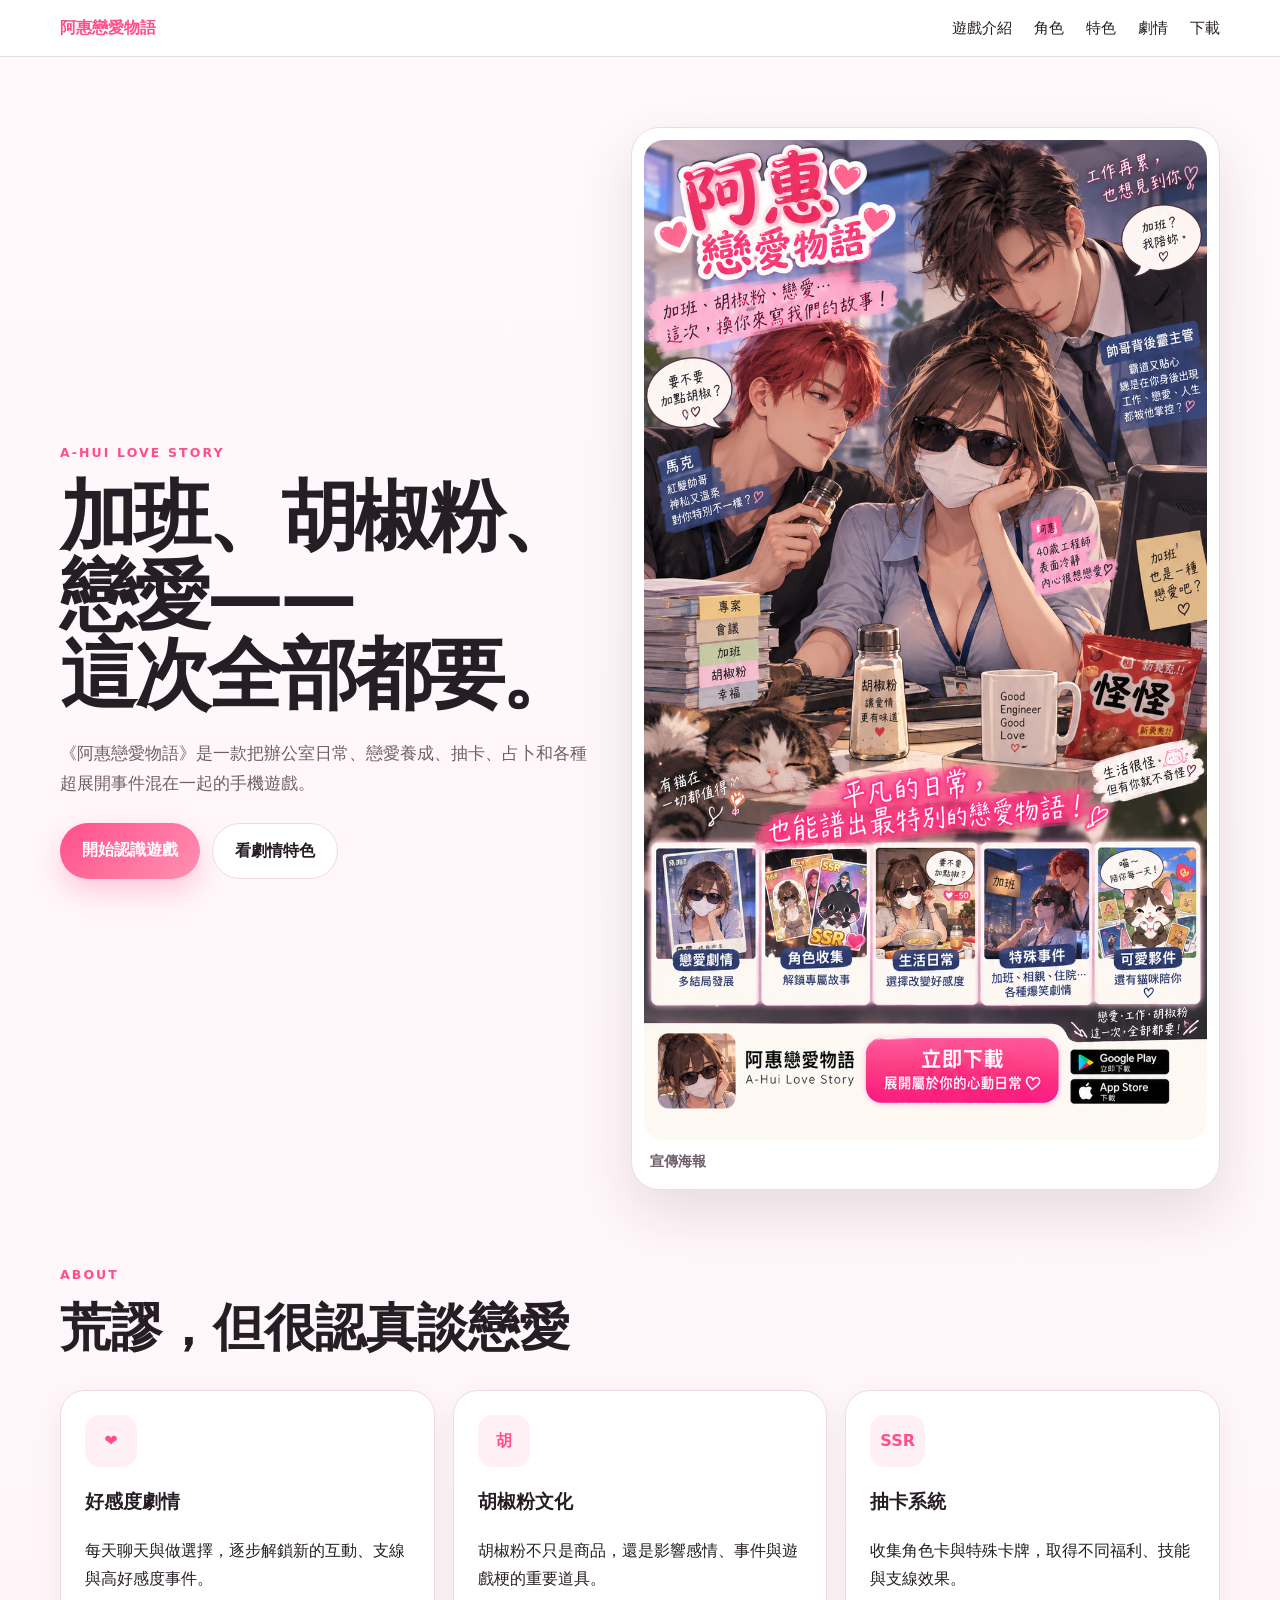
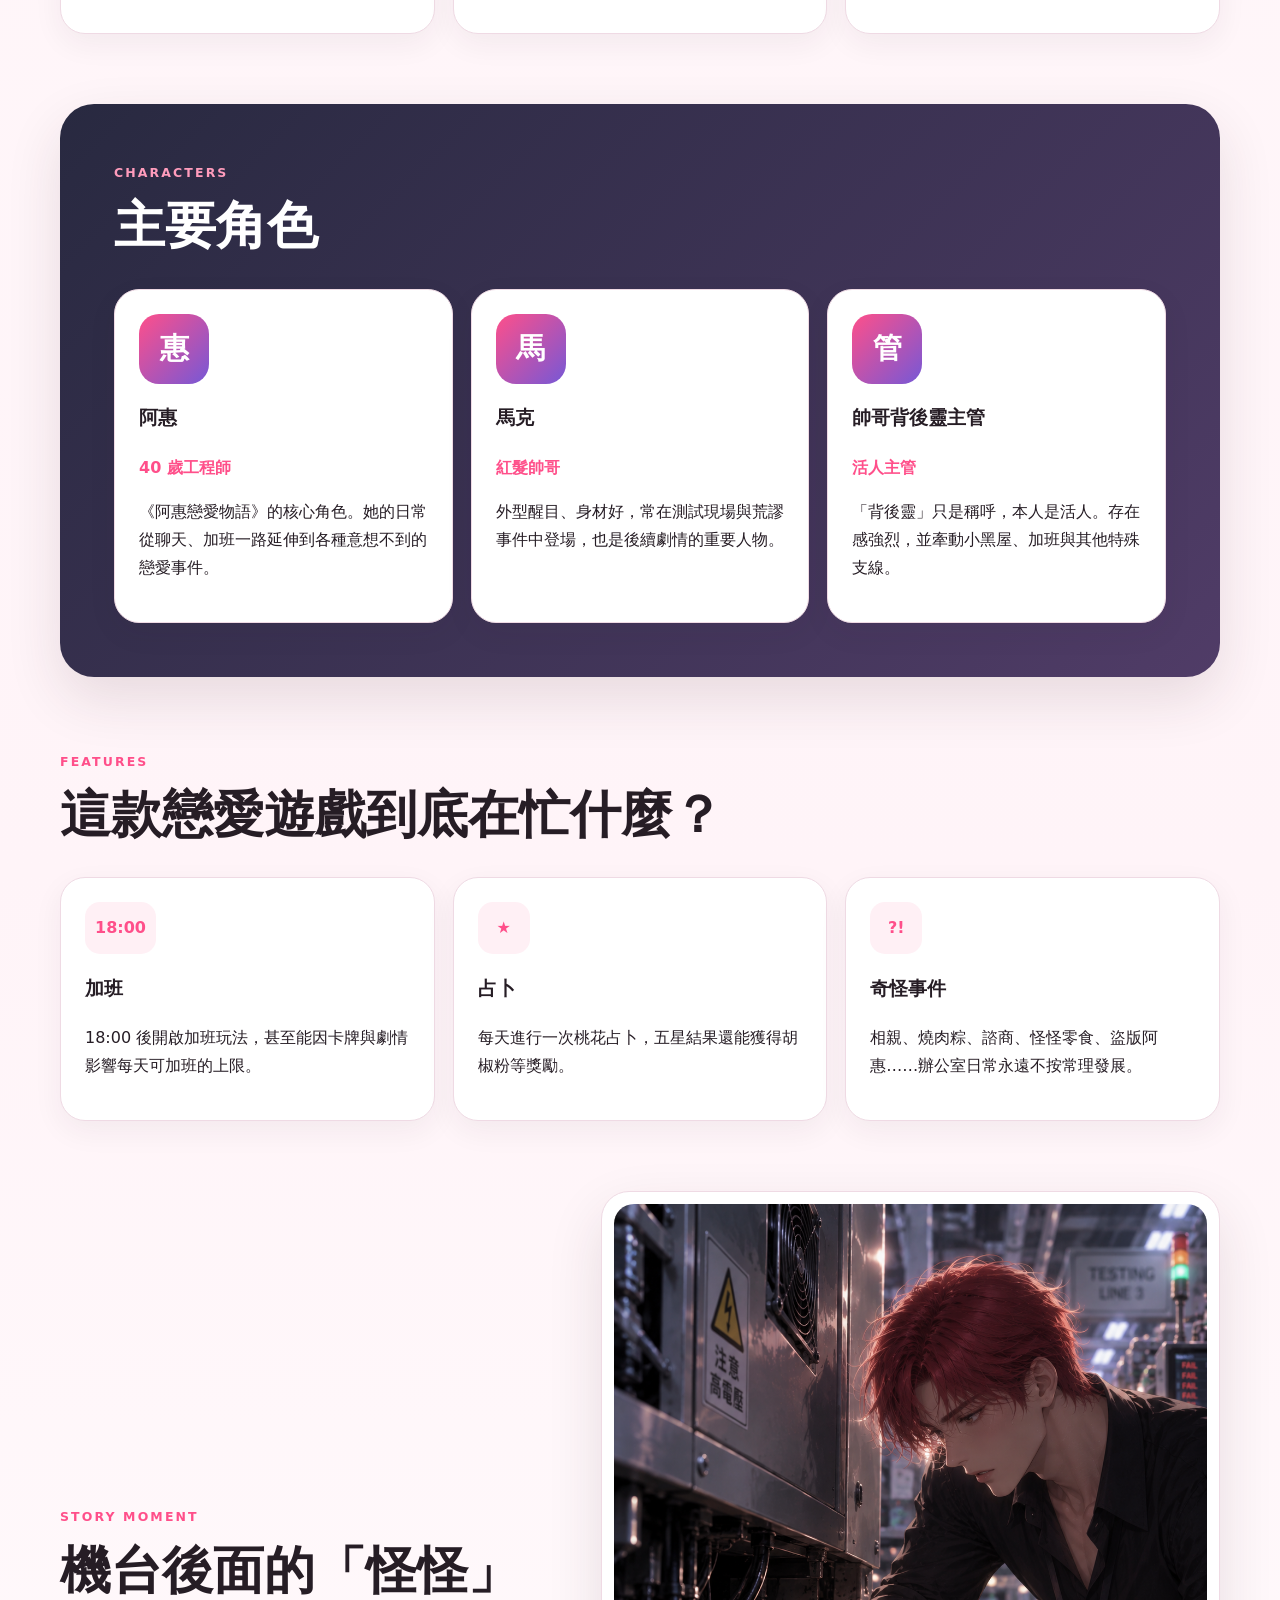
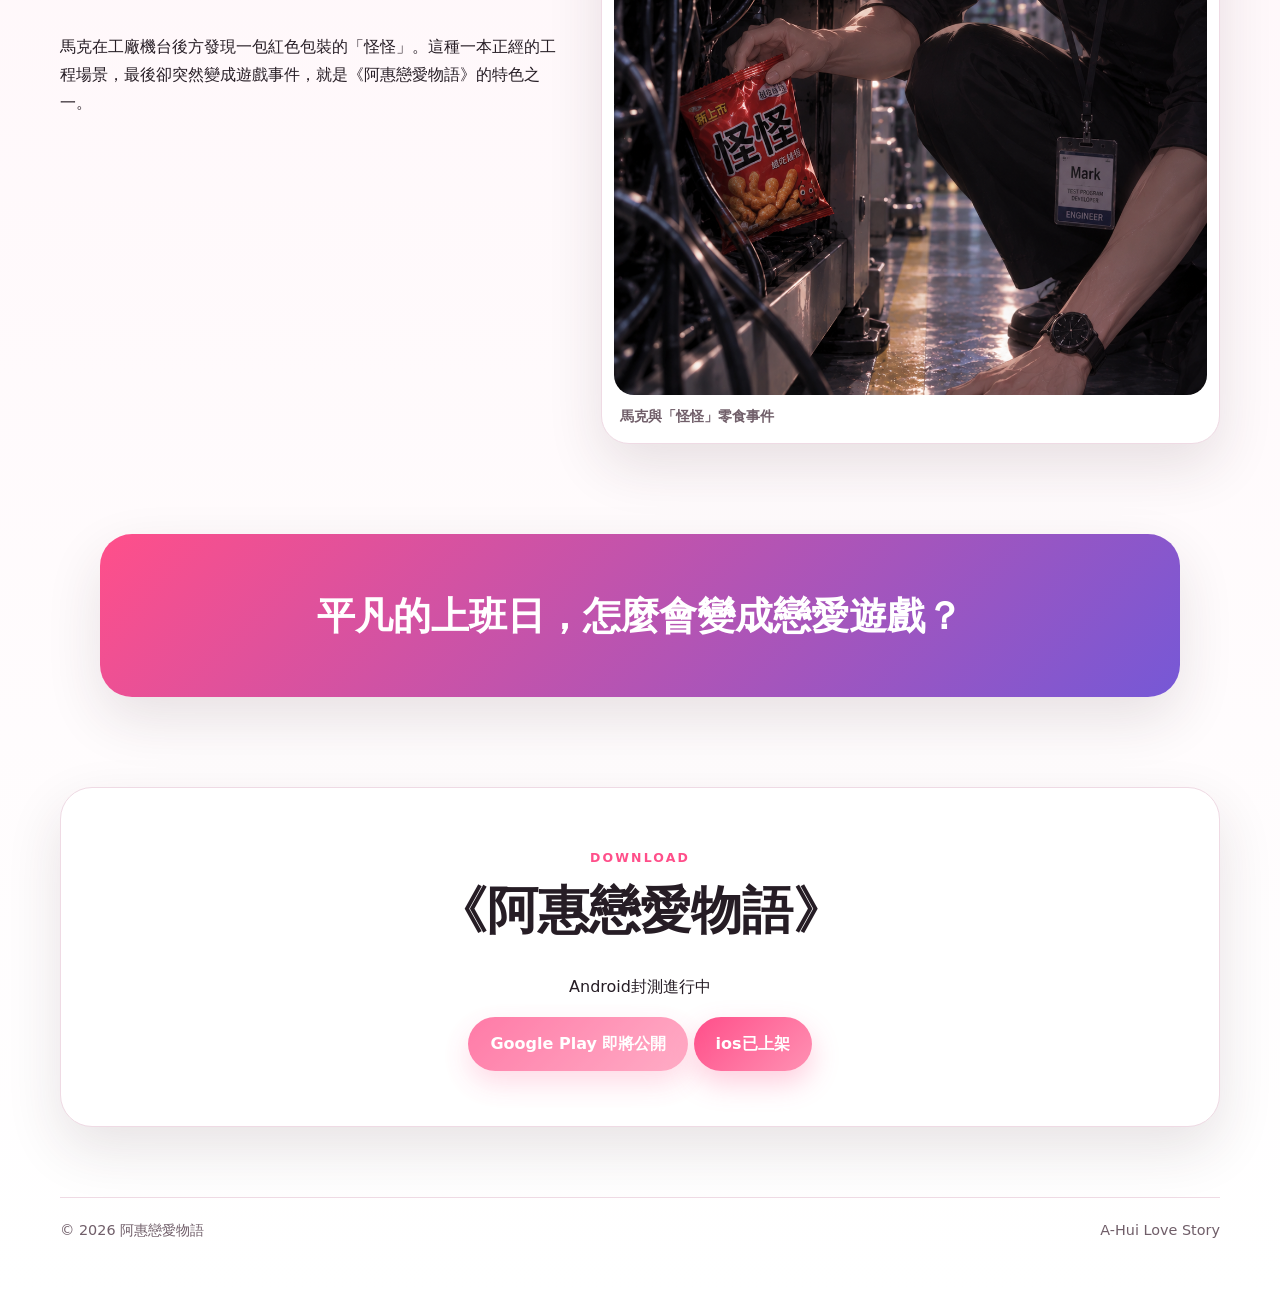
<file: index.html>
<!doctype html>
<html lang="zh-Hant">
<head>
  <meta charset="utf-8">
  <meta name="viewport" content="width=device-width, initial-scale=1">
  <title>阿惠戀愛物語｜官方宣傳網站</title>
  <meta name="description" content="《阿惠戀愛物語》官方宣傳網站。加班、胡椒粉、戀愛、抽卡、占卜與荒謬辦公室事件，認識阿惠、紅髮帥哥馬克與帥哥背後靈主管。">
  <meta name="robots" content="index,follow,max-image-preview:large">
  <link rel="canonical" href="https://s1993128-cpu.github.io/ahui-love-story/">
  <meta property="og:type" content="website">
  <meta property="og:locale" content="zh_TW">
  <meta property="og:title" content="阿惠戀愛物語｜官方宣傳網站">
  <meta property="og:description" content="加班、胡椒粉、戀愛——這次全部都要。">
  <meta property="og:image" content="https://s1993128-cpu.github.io/ahui-love-story/assets/promo_poster.png">
  <link rel="stylesheet" href="styles.css">
  <script type="application/ld+json">
  {
    "@context":"https://schema.org",
    "@type":"VideoGame",
    "name":"阿惠戀愛物語",
    "alternateName":"A-Hui Love Story",
    "description":"辦公室戀愛養成手機遊戲，包含聊天、好感度、加班、胡椒粉、抽卡、占卜與特殊劇情。",
    "operatingSystem":"Android",
    "applicationCategory":"GameApplication",
    "genre":["戀愛養成","喜劇","角色扮演"],
    "inLanguage":"zh-Hant",
    "url":"https://s1993128-cpu.github.io/ahui-love-story/"
  }
  </script>
</head>
<body>
<header>
  <a class="brand" href="#top">阿惠戀愛物語</a>
  <nav>
    <a href="#about">遊戲介紹</a>
    <a href="#characters">角色</a>
    <a href="#features">特色</a>
    <a href="#story">劇情</a>
    <a href="#download">下載</a>
  </nav>
</header>

<main id="top">
<section class="hero">
  <div class="hero-copy">
    <span class="eyebrow">A-HUI LOVE STORY</span>
    <h1>加班、胡椒粉、戀愛——<br>這次全部都要。</h1>
    <p>《阿惠戀愛物語》是一款把辦公室日常、戀愛養成、抽卡、占卜和各種超展開事件混在一起的手機遊戲。</p>
    <div class="actions">
      <a href="#about" class="btn primary">開始認識遊戲</a>
      <a href="#story" class="btn secondary">看劇情特色</a>
    </div>
  </div>
  <figure class="poster">
    <img src="assets/promo_poster.png" alt="阿惠戀愛物語宣傳海報">
    <figcaption>宣傳海報</figcaption>
  </figure>
</section>

<section class="section" id="about">
  <span class="eyebrow">ABOUT</span>
  <h2>荒謬，但很認真談戀愛</h2>
  <div class="grid3">
    <article><span class="icon">❤</span><h3>好感度劇情</h3><p>每天聊天與做選擇，逐步解鎖新的互動、支線與高好感度事件。</p></article>
    <article><span class="icon">胡</span><h3>胡椒粉文化</h3><p>胡椒粉不只是商品，還是影響感情、事件與遊戲梗的重要道具。</p></article>
    <article><span class="icon">SSR</span><h3>抽卡系統</h3><p>收集角色卡與特殊卡牌，取得不同福利、技能與支線效果。</p></article>
  </div>
</section>

<section class="section dark" id="characters">
  <span class="eyebrow">CHARACTERS</span>
  <h2>主要角色</h2>
  <div class="grid3">
    <article><div class="avatar">惠</div><h3>阿惠</h3><p class="role">40 歲工程師</p><p>《阿惠戀愛物語》的核心角色。她的日常從聊天、加班一路延伸到各種意想不到的戀愛事件。</p></article>
    <article><div class="avatar">馬</div><h3>馬克</h3><p class="role">紅髮帥哥</p><p>外型醒目、身材好，常在測試現場與荒謬事件中登場，也是後續劇情的重要人物。</p></article>
    <article><div class="avatar">管</div><h3>帥哥背後靈主管</h3><p class="role">活人主管</p><p>「背後靈」只是稱呼，本人是活人。存在感強烈，並牽動小黑屋、加班與其他特殊支線。</p></article>
  </div>
</section>

<section class="section" id="features">
  <span class="eyebrow">FEATURES</span>
  <h2>這款戀愛遊戲到底在忙什麼？</h2>
  <div class="grid3">
    <article><span class="icon">18:00</span><h3>加班</h3><p>18:00 後開啟加班玩法，甚至能因卡牌與劇情影響每天可加班的上限。</p></article>
    <article><span class="icon">★</span><h3>占卜</h3><p>每天進行一次桃花占卜，五星結果還能獲得胡椒粉等獎勵。</p></article>
    <article><span class="icon">?!</span><h3>奇怪事件</h3><p>相親、燒肉粽、諮商、怪怪零食、盜版阿惠……辦公室日常永遠不按常理發展。</p></article>
  </div>
</section>

<section class="section story" id="story">
  <div class="story-copy">
    <span class="eyebrow">STORY MOMENT</span>
    <h2>機台後面的「怪怪」</h2>
    <p>馬克在工廠機台後方發現一包紅色包裝的「怪怪」。這種一本正經的工程場景，最後卻突然變成遊戲事件，就是《阿惠戀愛物語》的特色之一。</p>
   
  </div>
  <figure class="scene">
    <img src="assets/mark_guai_guai.png" alt="馬克在機台後方發現紅色怪怪零食">
    <figcaption>馬克與「怪怪」零食事件</figcaption>
  </figure>
</section>

<section class="quote"><p>平凡的上班日，怎麼會變成戀愛遊戲？</p></section>

<section class="section download" id="download">
  <span class="eyebrow">DOWNLOAD</span>
  <h2>《阿惠戀愛物語》</h2>
  <p>Android封測進行中</p>
  <a class="btn primary disabled" href="#" onclick="return false;">Google Play 即將公開</a>

<a class="btn primary"
   href="https://apps.apple.com/tw/app/阿惠戀愛物語/id6803828291"
   target="_blank"
   rel="noopener noreferrer">
  ios已上架
</a>

</section>
</main>

<footer>
  <span>© <span id="year"></span> 阿惠戀愛物語</span>
  <span>A-Hui Love Story</span>
</footer>
<script src="script.js"></script>
</body>
</html>
</file>
<file: styles.css>
:root{--pink:#ff4f8a;--pink2:#ff91b3;--purple:#7658d6;--ink:#261d25;--muted:#705e69;--line:#efdae4;--shadow:0 22px 55px rgba(54,30,43,.12)}
*{box-sizing:border-box}html{scroll-behavior:smooth}body{margin:0;font-family:system-ui,-apple-system,"Noto Sans TC","Microsoft JhengHei",sans-serif;color:var(--ink);background:linear-gradient(#fff9fb,#fff4f8 55%,#fff);line-height:1.75}a{text-decoration:none;color:inherit}img{max-width:100%}
header{position:sticky;top:0;z-index:10;display:flex;justify-content:space-between;align-items:center;padding:14px max(22px,calc((100vw - 1160px)/2));background:rgba(255,255,255,.9);backdrop-filter:blur(14px);border-bottom:1px solid var(--line)}.brand{font-weight:950;color:var(--pink)}nav{display:flex;gap:22px;font-size:.94rem}.hero,.section{width:min(1160px,calc(100% - 34px));margin:70px auto}.hero{display:grid;grid-template-columns:.95fr 1.05fr;gap:38px;align-items:center}.eyebrow{color:var(--pink);font-size:.78rem;letter-spacing:.17em;font-weight:900}h1{font-size:clamp(2.7rem,6vw,5.2rem);line-height:1.03;letter-spacing:-.045em;margin:.15em 0 .3em}h2{font-size:clamp(2rem,4vw,3.4rem);line-height:1.15;margin:.2em 0 .65em}.hero-copy p,.note{color:var(--muted);font-size:1.08rem}.actions{display:flex;gap:12px;flex-wrap:wrap;margin-top:25px}.btn{display:inline-block;padding:13px 22px;border-radius:999px;font-weight:850}.primary{background:linear-gradient(135deg,var(--pink),var(--pink2));color:white;box-shadow:0 12px 28px rgba(255,79,138,.28)}.secondary{background:#fff;border:1px solid var(--line)}
.poster,.scene{margin:0;background:#fff;border:1px solid var(--line);border-radius:28px;padding:12px;box-shadow:var(--shadow)}.poster img,.scene img{display:block;width:100%;height:auto;border-radius:20px}figcaption{padding:9px 6px 2px;font-size:.9rem;font-weight:700;color:var(--muted)}
.grid3{display:grid;grid-template-columns:repeat(3,1fr);gap:18px}.grid3 article{background:#fff;border:1px solid var(--line);border-radius:25px;padding:24px;box-shadow:0 10px 30px rgba(54,30,43,.06)}.icon{display:inline-grid;place-items:center;min-width:52px;height:52px;padding:0 10px;border-radius:15px;background:#fff0f5;color:var(--pink);font-weight:900}.dark{background:linear-gradient(135deg,#282940,#503c67);padding:54px;border-radius:34px;color:white;box-shadow:var(--shadow)}.dark .eyebrow{color:#ff9cbc}.dark article{color:var(--ink)}.avatar{width:70px;height:70px;border-radius:20px;display:grid;place-items:center;background:linear-gradient(135deg,var(--pink),var(--purple));color:#fff;font-size:1.8rem;font-weight:950}.role{color:var(--pink);font-weight:850}.story{display:grid;grid-template-columns:.9fr 1.1fr;gap:35px;align-items:center}.quote{width:min(1080px,calc(100% - 34px));margin:90px auto;padding:48px 25px;border-radius:32px;background:linear-gradient(135deg,var(--pink),var(--purple));color:white;text-align:center;box-shadow:var(--shadow)}.quote p{margin:0;font-size:clamp(1.5rem,3vw,2.8rem);font-weight:950}.download{text-align:center;background:#fff;border:1px solid var(--line);padding:55px 25px;border-radius:32px;box-shadow:var(--shadow)}.disabled{opacity:.75;cursor:not-allowed}footer{width:min(1160px,calc(100% - 34px));margin:30px auto;padding:20px 0;border-top:1px solid var(--line);display:flex;justify-content:space-between;color:var(--muted);font-size:.9rem}
@media(max-width:900px){nav{display:none}.hero,.story{grid-template-columns:1fr}.grid3{grid-template-columns:1fr}.dark{padding:30px 18px}.hero{margin-top:35px}}
</file>
